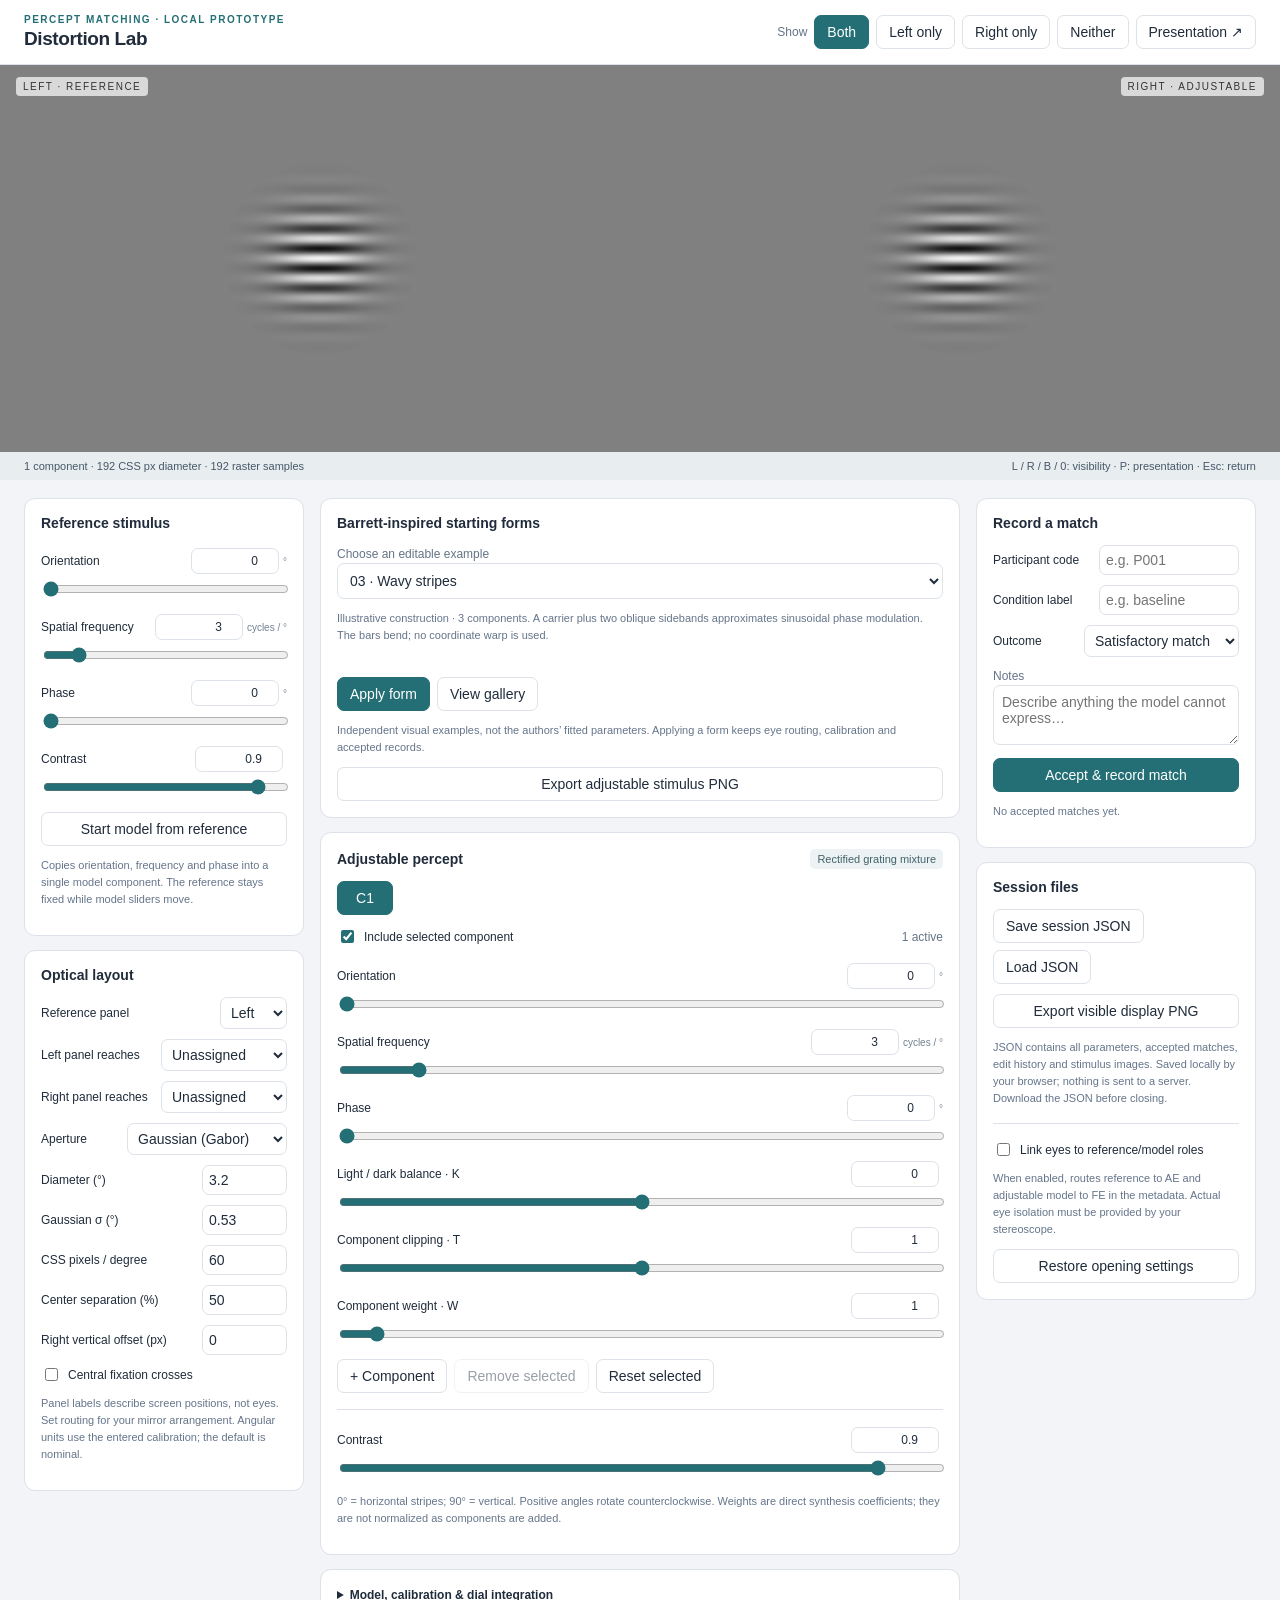
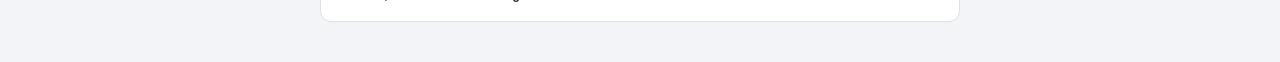
<file: existing-prototype/distortion-lab-presets.html>
<!doctype html>
<html lang="en">
<head>
<meta charset="utf-8"><meta name="viewport" content="width=device-width,initial-scale=1">
<title>Distortion Lab — Barrett-inspired form explorations</title>
<style>
:root{font-family:Inter,ui-sans-serif,-apple-system,BlinkMacSystemFont,"Segoe UI",sans-serif;color:#202c3b;background:#f2f4f7;font-size:14px;--accent:#246f75;--line:#dce2e8}*{box-sizing:border-box}body{margin:0}button,input,select,textarea{font:inherit}button,select,input[type=number],input[type=text],textarea{border:1px solid var(--line);border-radius:7px;background:white;color:inherit}button{padding:8px 12px;cursor:pointer}button:hover{border-color:#7c9ea3;background:#f0f7f7}button.active,button.primary{color:white;background:var(--accent);border-color:var(--accent)}button:disabled{opacity:.45;cursor:default}button:focus-visible,input:focus-visible,select:focus-visible,summary:focus-visible{outline:3px solid #67a8d3;outline-offset:2px}header{padding:14px 24px;display:flex;justify-content:space-between;align-items:center;gap:16px;background:white;border-bottom:1px solid var(--line)}h1{font-size:19px;margin:0;letter-spacing:-.4px}.eyebrow{font-size:10px;text-transform:uppercase;letter-spacing:1.5px;color:var(--accent);font-weight:700;margin-bottom:3px}.subtle{color:#647487;font-size:12px;line-height:1.5}.toolbar{display:flex;align-items:center;gap:7px;flex-wrap:wrap}.pill{font-size:11px;padding:4px 7px;background:#edf3f4;border-radius:5px;color:#40616a}.stage-wrap{position:relative;background:rgb(128,128,128)}#stage{width:100%;height:43vh;min-height:300px;display:block}.stage-label{position:absolute;top:12px;font-size:10px;letter-spacing:1.5px;text-transform:uppercase;color:#333;background:#ffffffb3;padding:4px 7px;border-radius:4px;pointer-events:none}#leftLabel{left:16px}#rightLabel{right:16px}.stage-foot{padding:8px 24px;display:flex;justify-content:space-between;gap:12px;background:#e8edf0;font-size:11px;color:#465767}#status{font-weight:500}.workbench{max-width:1480px;margin:auto;padding:18px 24px 26px;display:grid;grid-template-columns:280px minmax(370px,1fr) 280px;gap:16px}.card{background:white;border:1px solid var(--line);border-radius:11px;padding:16px;margin-bottom:14px}.card h2{font-size:14px;margin:0 0 14px}.card h3{font-size:12px;margin:14px 0 8px}.row{display:flex;justify-content:space-between;align-items:center;gap:10px;margin:10px 0}.row label{font-size:12px}.row select{max-width:160px;padding:6px}.row input[type=number]{width:85px;padding:6px}.row input[type=text]{width:140px;padding:6px}.control{margin:17px 0}.control-head{display:flex;align-items:center;justify-content:space-between;font-size:12px;gap:10px;margin-bottom:7px}.control-head input{width:88px;padding:5px;text-align:right}input[type=range]{display:block;width:100%;accent-color:var(--accent);cursor:pointer}.unit{font-size:10px;color:#728092;margin-left:4px}.components{display:flex;gap:6px;flex-wrap:wrap;margin:12px 0}.component{min-width:56px;position:relative}.component.muted{opacity:.55}.component-actions{display:flex;gap:7px;margin:10px 0}.check{display:flex;align-items:center;gap:7px;font-size:12px}.check input{accent-color:var(--accent)}.split{display:grid;grid-template-columns:1fr 1fr;gap:12px}.hint{font-size:11px;line-height:1.55;color:#65758a}.divider{border:0;border-top:1px solid var(--line);margin:16px 0}textarea{padding:8px;width:100%;resize:vertical;min-height:60px}#trialList{max-height:190px;overflow:auto;font-size:11px}.trial{padding:9px 0;border-bottom:1px solid var(--line)}.full{width:100%}details{font-size:12px;line-height:1.6}summary{cursor:pointer;font-weight:600}details p{color:#58697b}details code{font-size:11px;word-break:break-word}a{color:#246f75}#toast{position:fixed;bottom:18px;left:50%;transform:translateX(-50%);background:#172c39;color:white;padding:10px 18px;border-radius:8px;z-index:10;display:none}.present header,.present .workbench,.present .stage-foot,.present .stage-label{display:none}.present #stage{height:100vh;min-height:0}.present .stage-wrap{position:fixed;inset:0}#exitPresentation{display:none;position:fixed;right:12px;bottom:12px;z-index:4;opacity:.35;font-size:11px}.present #exitPresentation{display:block}body.cursor-hidden{cursor:none}body.cursor-hidden #exitPresentation{opacity:0}.warn{color:#8b4c08}#samplingWarning{display:none;padding:9px 24px;background:#fff1d8;font-size:12px}#testResult{white-space:pre-wrap;font-size:11px}.hardware-note{border-left:3px solid #bcd5d5;padding-left:10px}@media(max-width:1100px){.workbench{grid-template-columns:240px 1fr}.session-column{grid-column:1/-1;display:grid;grid-template-columns:1fr 1fr;gap:16px}.session-column .card{margin:0}}@media(max-width:720px){header{padding:12px;align-items:flex-start;flex-direction:column}.workbench{padding:12px;grid-template-columns:1fr}.session-column{grid-template-columns:1fr}.stage-foot{padding:8px 12px}#stage{min-height:270px}.card{margin-bottom:0}}
dialog{border:1px solid #dce2e8;border-radius:14px;max-width:1150px;width:94vw;max-height:92vh;padding:24px;color:#202c3b}dialog::backdrop{background:#162b3b99}.preset-grid{display:grid;grid-template-columns:repeat(auto-fit,minmax(220px,1fr));gap:16px;margin-top:20px}.preset-tile{border:1px solid #dce2e8;border-radius:8px;overflow:hidden;background:#fff}.preset-tile canvas{width:100%;height:auto;display:block}.preset-tile .caption{padding:12px}.preset-tile h3{font-size:14px;margin:0 0 7px}.preset-tile p{font-size:11px;line-height:1.55;margin:8px 0}.preset-tile button{width:100%}#presetSelect{width:100%;padding:8px}#presetNote{min-height:56px}#galleryTitle{margin:0;font-size:20px}</style>
</head>
<body>
<header><div><div class="eyebrow">Percept matching · local prototype</div><h1>Distortion Lab</h1></div><div class="toolbar"><span class="subtle">Show</span><button data-view="both" class="active" title="B">Both</button><button data-view="left" title="L">Left only</button><button data-view="right" title="R">Right only</button><button data-view="blank" title="0">Neither</button><button id="present">Presentation ↗</button></div></header>
<div class="stage-wrap"><canvas id="stage" aria-label="Left and right stimulus display"></canvas><div class="stage-label" id="leftLabel"></div><div class="stage-label" id="rightLabel"></div></div>
<div class="stage-foot"><span id="status">Ready</span><span>L / R / B / 0: visibility · P: presentation · Esc: return</span></div><div id="samplingWarning" role="status"></div>
<main class="workbench">
<section>
<div class="card"><h2>Reference stimulus</h2><div id="referenceControls"></div><button id="copyReference" class="full">Start model from reference</button><p class="hint">Copies orientation, frequency and phase into a single model component. The reference stays fixed while model sliders move.</p></div>
<div class="card"><h2>Optical layout</h2>
<div class="row"><label for="referenceSide">Reference panel</label><select id="referenceSide"><option value="left">Left</option><option value="right">Right</option></select></div>
<div class="row"><label for="leftEye">Left panel reaches</label><select id="leftEye"><option value="unassigned">Unassigned</option><option value="AE">Amblyopic eye</option><option value="FE">Fellow eye</option></select></div>
<div class="row"><label for="rightEye">Right panel reaches</label><select id="rightEye"><option value="unassigned">Unassigned</option><option value="AE">Amblyopic eye</option><option value="FE">Fellow eye</option></select></div>
<div class="row"><label for="aperture">Aperture</label><select id="aperture"><option value="gaussian">Gaussian (Gabor)</option><option value="circle">Hard circular grating</option></select></div>
<div class="row"><label for="diameter">Diameter (°)</label><input id="diameter" type="number" min="0.5" max="10" step="0.1"></div>
<div class="row"><label for="sigma">Gaussian σ (°)</label><input id="sigma" type="number" min="0.05" max="5" step="0.05"></div>
<div class="row"><label for="ppd">CSS pixels / degree</label><input id="ppd" type="number" min="10" max="300" step="1"></div>
<div class="row"><label for="separation">Center separation (%)</label><input id="separation" type="number" min="10" max="80" step="1"></div>
<div class="row"><label for="vertical">Right vertical offset (px)</label><input id="vertical" type="number" min="-200" max="200" step="1"></div>
<label class="check"><input type="checkbox" id="fixation">Central fixation crosses</label>
<p class="hint">Panel labels describe screen positions, not eyes. Set routing for your mirror arrangement. Angular units use the entered calibration; the default is nominal.</p></div>
</section>
<section><div class="card"><h2>Barrett-inspired starting forms</h2><label for="presetSelect" class="subtle">Choose an editable example</label><select id="presetSelect"></select><p id="presetNote" class="hint"></p><div class="toolbar"><button id="applyPreset" class="primary">Apply form</button><button id="openGallery">View gallery</button></div><p class="hint">Independent visual examples, not the authors’ fitted parameters. Applying a form keeps eye routing, calibration and accepted records.</p><button id="exportModelPNG" class="full">Export adjustable stimulus PNG</button></div><div class="card"><div class="row" style="margin-top:0"><h2 style="margin:0">Adjustable percept</h2><span class="pill">Rectified grating mixture</span></div><div class="components" id="components"></div><div class="row"><label class="check"><input id="enabled" type="checkbox">Include selected component</label><span id="weightSummary" class="subtle"></span></div><div id="modelControls"></div><div class="component-actions"><button id="addComponent">+ Component</button><button id="removeComponent">Remove selected</button><button id="resetComponent">Reset selected</button></div><hr class="divider"><div id="outputControls"></div><p class="hint">0° = horizontal stripes; 90° = vertical. Positive angles rotate counterclockwise. Weights are direct synthesis coefficients; they are not normalized as components are added.</p></div>
<div class="card"><details><summary>Model, calibration & dial integration</summary><p>This prototype implements the image-synthesis structure of Olianezhad et al. (2025), Eqs. 1–2: Fᵢ = clip(Gᵢ + Kᵢ, −Tᵢ, Tᵢ), and P = clip(Σ WᵢFᵢ, −1, 1). Gᵢ is a unit sinusoidal carrier. The final clip is explicitly fixed at ±1 in this implementation. K controls light/dark balance; T clips each component. A common aperture and output contrast are applied after synthesis.</p><p>The GUI directly adjusts Wᵢ. It does not implement Eq. 3’s stimulus-convolution weight calculation, the authors’ optimizer, their neural cortical-spread simulation, or a validated replication of their code. Gaussian windowing is an optional extension; the paper used circular grating stimuli. The opening identity matches the reference exactly. The form examples are independent constructions; their parameters were not copied from the authors. This version allows up to 12 components and weights up to 20 for sharp constructions; these are interface ranges, not physiological bounds.</p><p>Display values are encoded grayscale, not calibrated luminance. No gamma correction, optical calibration, timing certification, or participant protocol is supplied. Configure measured CSS pixels per visual degree at a fixed browser zoom, viewing distance, and optical path. Exported records include display geometry, device pixel ratio, settings, and stimulus snapshots. Resize/zoom changes geometry.</p><p><a href="https://pmc.ncbi.nlm.nih.gov/articles/PMC12590119/" target="_blank" rel="noopener">Olianezhad et al. (2025) · source paper</a></p><p class="hardware-note">Future dials can call <code>DistortionLab.setParameter({target:'model', componentId:1, parameter:'orientation', value:45})</code> or <code>DistortionLab.nudgeParameter({target:'model', componentId:1, parameter:'orientation', delta:1})</code>. All mouse changes use the same validated controller. No device connection is attempted.</p><button id="runTests">Run numerical checks</button><pre id="testResult"></pre></details></div>
</section>
<section class="session-column"><div class="card"><h2>Record a match</h2><div class="row"><label for="participant">Participant code</label><input id="participant" type="text" maxlength="64" placeholder="e.g. P001"></div><div class="row"><label for="condition">Condition label</label><input id="condition" type="text" maxlength="120" placeholder="e.g. baseline"></div><div class="row"><label for="outcome">Outcome</label><select id="outcome"><option value="matched">Satisfactory match</option><option value="approximate">Approximate match</option><option value="unmatchable">Cannot match</option><option value="unstable">Percept unstable</option><option value="not-visible">Target not visible</option></select></div><label for="notes" class="subtle">Notes</label><textarea id="notes" maxlength="2000" placeholder="Describe anything the model cannot express…"></textarea><button id="record" class="primary full" style="margin-top:10px">Accept & record match</button><p id="recordCount" class="hint">No accepted matches yet.</p><div id="trialList"></div></div>
<div class="card"><h2>Session files</h2><div class="toolbar"><button id="save">Save session JSON</button><button id="load">Load JSON</button><input id="fileInput" type="file" accept="application/json,.json" hidden></div><button id="exportPNG" class="full" style="margin-top:10px">Export visible display PNG</button><p class="hint">JSON contains all parameters, accepted matches, edit history and stimulus images. Saved locally by your browser; nothing is sent to a server. Download the JSON before closing.</p><hr class="divider"><label class="check"><input id="linked" type="checkbox">Link eyes to reference/model roles</label><p class="hint">When enabled, routes reference to AE and adjustable model to FE in the metadata. Actual eye isolation must be provided by your stereoscope.</p><button id="restore" class="full">Restore opening settings</button></div></section>
</main>
<dialog id="presetGallery" aria-labelledby="galleryTitle"><div class="row"><h2 id="galleryTitle">Barrett-inspired form explorations</h2><button id="closeGallery">Close gallery</button></div><p class="hint">All previews use the same synthesis code as the live display. Circular aperture, diameter 3.2 nominal degrees. These are illustrative image constructions, not measured percepts.</p><button id="exportGallery">Download gallery PNG</button><div class="preset-grid" id="presetGrid"></div></dialog><button id="exitPresentation">Exit presentation · Esc</button><div id="toast" role="status" aria-live="polite"></div>
<script id="math-core">
// Pure, dependency-free synthesis; used by the UI and the numerical checks.
const ModelMath = (()=>{
 const clamp=(v,lo,hi)=>Math.min(hi,Math.max(lo,v));
 function carrier(x,y,p){const a=p.orientation*Math.PI/180;return Math.cos(2*Math.PI*p.frequency*(-x*Math.sin(a)+y*Math.cos(a))+p.phase*Math.PI/180);}
 function component(x,y,p){return clamp(carrier(x,y,p)+p.duty,-p.threshold,p.threshold);}
 function signal(x,y,components){return clamp(components.reduce((sum,p)=>sum+(p.enabled?p.weight*component(x,y,p):0),0),-1,1);}
 function envelope(x,y,geometry){if(x*x+y*y>geometry.diameter**2/4)return 0;return geometry.aperture==='gaussian'?Math.exp(-(x*x+y*y)/(2*geometry.sigma**2)):1;}
 function render(n,geometry,components,contrast){const pixels=new Uint8ClampedArray(n*n*4);for(let j=0;j<n;j++){const y=(.5-(j+.5)/n)*geometry.diameter;for(let i=0;i<n;i++){const x=((i+.5)/n-.5)*geometry.diameter;const v=Math.round(127.5*(1+contrast*envelope(x,y,geometry)*signal(x,y,components)));const k=4*(j*n+i);pixels[k]=pixels[k+1]=pixels[k+2]=v;pixels[k+3]=255;}}return pixels;}
 function tests(){const results=[];const p={orientation:0,frequency:1,phase:0,duty:0,threshold:1,weight:1,enabled:true};const eq=(a,b)=>Math.abs(a-b)<1e-9;function check(name,ok){if(!ok)throw Error(name);results.push('PASS '+name);}
 check('Horizontal carrier varies along y',eq(carrier(0,0,p),1)&&eq(carrier(.25,0,p),1)&&eq(carrier(0,.25,p),0));
 check('Vertical carrier varies along x',eq(carrier(.25,0,{...p,orientation:90}),0));
 check('Phase uses degrees',eq(carrier(0,0,{...p,phase:180}),-1));
 check('Duty offset precedes symmetric clipping',eq(component(0,0,{...p,duty:-.5,threshold:.25}),.25));
 check('Zero component threshold produces zero',eq(component(0,0,{...p,threshold:0}),0));
 check('Mixture clips after summation',eq(signal(0,0,[{...p,weight:.8},{...p,weight:.8}]),1));
 check('Weights are not normalized',eq(signal(0,0,[{...p,weight:.2},{...p,weight:.3}]),.5));
 check('Disabled components contribute nothing',eq(signal(0,0,[{...p,enabled:false}]),0));
 check('Gaussian sigma is in degrees',eq(envelope(1,0,{diameter:4,sigma:1,aperture:'gaussian'}),Math.exp(-.5)));
 check('Circular aperture masks outside radius',envelope(3,0,{diameter:4,sigma:1,aperture:'circle'})===0);
 check('Zero contrast yields uniform midgray',render(9,{diameter:3,sigma:.5,aperture:'circle'},[p],0).every((v,i)=>v===(i%4===3?255:128)));
 check('Identity render is deterministic',render(16,{diameter:3.2,sigma:.5,aperture:'gaussian'},[p],1).every((v,i)=>v===render(16,{diameter:3.2,sigma:.5,aperture:'gaussian'},[{...p}],1)[i]));
 return results;}
 return Object.freeze({clamp,carrier,component,signal,envelope,render,tests});
})();
</script>
<script>
(()=>{'use strict';
const PRESETS=[{"id":"identity","index":1,"name":"Undistorted reference","category":"Control","status":"Exact physical identity","note":"One sinusoidal component, without distortion.","provenance":"Independent illustrative construction within the GUI synthesis family; not a participant match or an authors’ fitted parameter set.","reference":{"orientation":90,"frequency":4,"phase":0,"contrast":1},"model":{"contrast":1,"components":[{"id":1,"enabled":true,"orientation":90,"frequency":4,"phase":0,"duty":0,"threshold":1,"weight":1}]},"geometry":{"diameter":3.2,"sigma":0.53,"aperture":"circle"}},{"id":"misorientation","index":2,"name":"Misorientation","category":"Misorientation","status":"Illustrative construction","note":"A uniform 25 degree orientation difference. This demonstrates global misorientation, not a local patch of misoriented stripes.","provenance":"Independent illustrative construction within the GUI synthesis family; not a participant match or an authors’ fitted parameter set.","reference":{"orientation":90,"frequency":4,"phase":0,"contrast":1},"model":{"contrast":1,"components":[{"id":1,"enabled":true,"orientation":65,"frequency":4,"phase":0,"duty":0,"threshold":1,"weight":1}]},"geometry":{"diameter":3.2,"sigma":0.53,"aperture":"circle"}},{"id":"wavy","index":3,"name":"Wavy stripes","category":"Wavy","status":"Illustrative construction","note":"A carrier plus two oblique sidebands approximates sinusoidal phase modulation. The bars bend; no coordinate warp is used.","provenance":"Independent illustrative construction within the GUI synthesis family; not a participant match or an authors’ fitted parameter set.","reference":{"orientation":90,"frequency":3.2,"phase":0,"contrast":1},"model":{"contrast":1,"components":[{"id":1,"enabled":true,"orientation":90,"frequency":3.2,"phase":90,"duty":0,"threshold":1,"weight":6},{"id":2,"enabled":true,"orientation":69.4,"frequency":3.42,"phase":90,"duty":0,"threshold":1,"weight":2},{"id":3,"enabled":true,"orientation":110.6,"frequency":3.42,"phase":270,"duty":0,"threshold":1,"weight":2}]},"geometry":{"diameter":3.2,"sigma":0.53,"aperture":"circle"}},{"id":"stepped","index":4,"name":"Stepped / angular stripes","category":"Angular / zigzag","status":"Approximate form","note":"Eleven components: an oblique carrier and five pairs of Fourier sidebands approximate square-wave phase modulation. Small ringing and rounded corners remain; these are not the published Barrett or Olianezhad parameter values.","provenance":"Independent illustrative construction within the GUI synthesis family; not a participant match or an authors’ fitted parameter set.","reference":{"orientation":0,"frequency":4,"phase":0,"contrast":1},"model":{"contrast":1,"components":[{"id":1,"enabled":true,"orientation":11.3,"frequency":4.08,"phase":0,"duty":0.04,"threshold":1,"weight":10},{"id":2,"enabled":true,"orientation":28.8,"frequency":4.57,"phase":180,"duty":0,"threshold":1,"weight":6.05},{"id":3,"enabled":true,"orientation":171.5,"frequency":4.04,"phase":0,"duty":0,"threshold":1,"weight":6.05},{"id":4,"enabled":true,"orientation":51.3,"frequency":6.4,"phase":180,"duty":0,"threshold":1,"weight":2.02},{"id":5,"enabled":true,"orientation":139.6,"frequency":5.25,"phase":0,"duty":0,"threshold":1,"weight":2.02},{"id":6,"enabled":true,"orientation":62.9,"frequency":8.77,"phase":180,"duty":0,"threshold":1,"weight":1.21},{"id":7,"enabled":true,"orientation":122.8,"frequency":7.38,"phase":0,"duty":0,"threshold":1,"weight":1.21},{"id":8,"enabled":true,"orientation":69.3,"frequency":11.33,"phase":180,"duty":0,"threshold":1,"weight":0.86},{"id":9,"enabled":true,"orientation":114,"frequency":9.85,"phase":0,"duty":0,"threshold":1,"weight":0.86},{"id":10,"enabled":true,"orientation":73.4,"frequency":13.98,"phase":180,"duty":0,"threshold":1,"weight":0.67},{"id":11,"enabled":true,"orientation":108.7,"frequency":12.46,"phase":0,"duty":0,"threshold":1,"weight":0.67}]},"geometry":{"diameter":3.2,"sigma":0.53,"aperture":"circle"}},{"id":"offset","index":5,"name":"Abrupt offset / seam","category":"Abrupt offset","status":"Approximate form","note":"Two nearly aligned clipped gratings create a sharp beat-related seam and phase-like offset. There is residual interference and the seam is not an independently positioned local displacement.","provenance":"Independent illustrative construction within the GUI synthesis family; not a participant match or an authors’ fitted parameter set.","reference":{"orientation":90,"frequency":4,"phase":0,"contrast":1},"model":{"contrast":1,"components":[{"id":1,"enabled":true,"orientation":90,"frequency":4,"phase":0,"duty":0.6,"threshold":0.4,"weight":14},{"id":2,"enabled":true,"orientation":96,"frequency":4,"phase":90,"duty":-0.6,"threshold":0.4,"weight":14}]},"geometry":{"diameter":3.2,"sigma":0.53,"aperture":"circle"}},{"id":"fragmented","index":6,"name":"Fragmented bars","category":"Fragmented","status":"Illustrative construction","note":"A vertical carrier and a lower-frequency horizontal component leave isolated dark bar fragments through clipping and saturation.","provenance":"Independent illustrative construction within the GUI synthesis family; not a participant match or an authors’ fitted parameter set.","reference":{"orientation":90,"frequency":4,"phase":0,"contrast":1},"model":{"contrast":1,"components":[{"id":1,"enabled":true,"orientation":90,"frequency":4,"phase":0,"duty":0.6,"threshold":0.6,"weight":8},{"id":2,"enabled":true,"orientation":0,"frequency":1.3,"phase":0,"duty":0.6,"threshold":0.6,"weight":10}]},"geometry":{"diameter":3.2,"sigma":0.53,"aperture":"circle"}},{"id":"crossed","index":7,"name":"Crossed / added orientation","category":"Orientation intrusion","status":"Illustrative construction","note":"Two differently oriented rectified gratings and a very low-frequency bias component generate crossing bars. This is a related form rather than a separate canonical Barrett category.","provenance":"Independent illustrative construction within the GUI synthesis family; not a participant match or an authors’ fitted parameter set.","reference":{"orientation":0,"frequency":4,"phase":0,"contrast":1},"model":{"contrast":1,"components":[{"id":1,"enabled":true,"orientation":0,"frequency":4,"phase":0,"duty":0.8,"threshold":0.2,"weight":8},{"id":2,"enabled":true,"orientation":135,"frequency":2,"phase":0,"duty":0.8,"threshold":0.2,"weight":8},{"id":3,"enabled":true,"orientation":0,"frequency":0.1,"phase":180,"duty":-1,"threshold":2,"weight":0.8}]},"geometry":{"diameter":3.2,"sigma":0.53,"aperture":"circle"}},{"id":"hole","index":8,"name":"Central white hole","category":"Scotomatous-like","status":"Illustrative construction","note":"Two low-frequency components saturate a rounded central region to white while a higher-frequency vertical carrier remains at the periphery. This is an image analogue of a reported gap, not a simulated or diagnosed visual scotoma.","provenance":"Independent illustrative construction within the GUI synthesis family; not a participant match or an authors’ fitted parameter set.","reference":{"orientation":90,"frequency":4,"phase":0,"contrast":1},"model":{"contrast":1,"components":[{"id":1,"enabled":true,"orientation":90,"frequency":4,"phase":0,"duty":0,"threshold":1,"weight":6},{"id":2,"enabled":true,"orientation":90,"frequency":0.3,"phase":0,"duty":0.05,"threshold":1.3,"weight":4},{"id":3,"enabled":true,"orientation":0,"frequency":0.3,"phase":0,"duty":0.05,"threshold":1.3,"weight":4}]},"geometry":{"diameter":3.2,"sigma":0.53,"aperture":"circle"}},{"id":"band-gap","index":9,"name":"Broad missing band","category":"Scotomatous-like","status":"Illustrative construction","note":"A low-frequency horizontal component and a vertical carrier create a broad white band. The edges taper because they arise from summed signals rather than a painted mask.","provenance":"Independent illustrative construction within the GUI synthesis family; not a participant match or an authors’ fitted parameter set.","reference":{"orientation":90,"frequency":4,"phase":0,"contrast":1},"model":{"contrast":1,"components":[{"id":1,"enabled":true,"orientation":90,"frequency":4,"phase":0,"duty":0.4,"threshold":0.6,"weight":6},{"id":2,"enabled":true,"orientation":0,"frequency":0.4,"phase":0,"duty":0.4,"threshold":1.4,"weight":4.5}]},"geometry":{"diameter":3.2,"sigma":0.53,"aperture":"circle"}},{"id":"three-branch","index":10,"name":"Three-branch white gap","category":"Scotomatous-like","status":"Partial approximation","note":"Three low-frequency components with alternating phases create a connected three-branch white gap over one carrier. This does not reproduce the different surviving stripe orientations in the published Y-shaped example.","provenance":"Independent illustrative construction within the GUI synthesis family; not a participant match or an authors’ fitted parameter set.","reference":{"orientation":90,"frequency":4,"phase":0,"contrast":1},"model":{"contrast":1,"components":[{"id":1,"enabled":true,"orientation":90,"frequency":4,"phase":0,"duty":0.2,"threshold":1,"weight":6},{"id":2,"enabled":true,"orientation":0,"frequency":0.4,"phase":270,"duty":0.5,"threshold":2,"weight":4},{"id":3,"enabled":true,"orientation":60,"frequency":0.4,"phase":90,"duty":0.5,"threshold":2,"weight":4},{"id":4,"enabled":true,"orientation":120,"frequency":0.4,"phase":270,"duty":0.5,"threshold":2,"weight":4}]},"geometry":{"diameter":3.2,"sigma":0.53,"aperture":"circle"}}];
let presetOrigin=null;
const VERSION='0.2.0'; const $=id=>document.getElementById(id); const clone=v=>JSON.parse(JSON.stringify(v)); const now=()=>new Date().toISOString();
const spec={orientation:{label:'Orientation',min:0,max:180,step:.1,unit:'°'},frequency:{label:'Spatial frequency',min:.1,max:24,step:.01,unit:'cycles / °'},phase:{label:'Phase',min:0,max:360,step:1,unit:'°'},duty:{label:'Light / dark balance · K',min:-1,max:1,step:.01,unit:''},threshold:{label:'Component clipping · T',min:0,max:2,step:.01,unit:''},weight:{label:'Component weight · W',min:0,max:20,step:.01,unit:''},contrast:{label:'Contrast',min:0,max:1,step:.01,unit:''}};
const baseComponent=id=>({id,enabled:true,orientation:0,frequency:3,phase:0,duty:0,threshold:1,weight:1});
const initial=()=>({schema:'distortion-lab/1',version:VERSION,reference:{orientation:0,frequency:3,phase:0,contrast:.9},model:{components:[baseComponent(1)],contrast:.9},layout:{referenceSide:'left',leftEye:'unassigned',rightEye:'unassigned',linked:false,aperture:'gaussian',diameter:3.2,sigma:.53,ppd:60,separation:50,vertical:0,fixation:false},visibility:'both',selected:1});
let state=initial(),trials=[],history=[],startedAt=now(),sessionId=globalThis.crypto?.randomUUID?.()||String(Date.now()),renderPending=false,renderCounter=0,presentation=false,nextId=2;
let images={reference:null,model:null};let imageCache={};const canvas=$('stage'),ctx=canvas.getContext('2d',{alpha:false});
function toast(msg){$('toast').textContent=msg;$('toast').style.display='block';clearTimeout(toast.timer);toast.timer=setTimeout(()=>$('toast').style.display='none',2400);}
function log(action,payload){history.push({time:now(),elapsedMs:performance.now(),action,...clone(payload)});}
function selected(){return state.model.components.find(c=>c.id===state.selected);}
function numeric(value,min,max){const n=Number(value);if(typeof value==='boolean'||value===null||value===''||!Number.isFinite(n))throw Error('A finite numeric value is required');return ModelMath.clamp(n,min,max);}
function setParameter({target,componentId,parameter,value,source='api'}){if(!(parameter in spec))throw Error('Unknown parameter');if(target!=='reference'&&target!=='model')throw Error('Unknown target');let item;if(target==='reference'){if(!['orientation','frequency','phase','contrast'].includes(parameter))throw Error('Reference parameter unavailable');item=state.reference;}else if(parameter==='contrast'){item=state.model;}else{item=state.model.components.find(c=>c.id===componentId);if(!item)throw Error('Component not found');}const p=spec[parameter];const raw=numeric(value,p.min,p.max);const v=Number((p.min+Math.round((raw-p.min)/p.step)*p.step).toFixed(6));if(item[parameter]===v)return;item[parameter]=v;log('parameter',{target,componentId,parameter,value:v,source});syncSliders();requestRender();}
function nudgeParameter(args){const item=args.target==='reference'?state.reference:args.parameter==='contrast'?state.model:state.model.components.find(c=>c.id===args.componentId);if(!item)throw Error('Component not found');if(!Number.isFinite(Number(args.delta)))throw Error('Invalid delta');setParameter({...args,value:item[args.parameter]+Number(args.delta)});}
const sliderBindings=[];
function makeSlider(container,target,parameter){const p=spec[parameter],root=document.createElement('div');root.className='control';const head=document.createElement('div');head.className='control-head';const label=document.createElement('label');const range=document.createElement('input'),number=document.createElement('input');const id=target+'-'+parameter;range.type='range';range.id=id;range.min=number.min=p.min;range.max=number.max=p.max;range.step=number.step=p.step;number.type='number';number.setAttribute('aria-label',p.label+' numeric value');label.htmlFor=id;label.textContent=p.label;const right=document.createElement('span');right.style.whiteSpace='nowrap';right.append(number);const unit=document.createElement('span');unit.className='unit';unit.textContent=p.unit;right.append(unit);head.append(label,right);root.append(head,range);container.append(root);
const apply=e=>{try{setParameter({target,componentId:state.selected,parameter,value:e.target.value,source:'mouse'});}catch(err){toast(err.message);syncSliders();}};range.addEventListener('input',apply);number.addEventListener('input',e=>{if(e.target.value!==''&&e.target.validity.valid)apply(e);});number.addEventListener('change',apply);sliderBindings.push({range,number,target,parameter});}
['orientation','frequency','phase','contrast'].forEach(p=>makeSlider($('referenceControls'),'reference',p));['orientation','frequency','phase','duty','threshold','weight'].forEach(p=>makeSlider($('modelControls'),'model',p));makeSlider($('outputControls'),'model','contrast');
function syncSliders(){for(const b of sliderBindings){const item=b.target==='reference'?state.reference:b.parameter==='contrast'?state.model:selected();b.range.value=b.number.value=item[b.parameter];}$('enabled').checked=selected().enabled;$('weightSummary').textContent=state.model.components.filter(c=>c.enabled).length+' active';}
function syncComponents(){$('components').replaceChildren();state.model.components.forEach((c,i)=>{const b=document.createElement('button');b.className='component'+(c.id===state.selected?' active':'')+(!c.enabled?' muted':'');b.textContent='C'+(i+1);b.title='Component ID '+c.id;b.setAttribute('aria-pressed',String(c.id===state.selected));b.onclick=()=>{state.selected=c.id;syncComponents();syncSliders();};$('components').append(b);});$('removeComponent').disabled=state.model.components.length===1;$('addComponent').disabled=state.model.components.length>=12;}
function syncLayout(){for(const id of ['referenceSide','leftEye','rightEye','aperture','diameter','sigma','ppd','separation','vertical'])$(id).value=state.layout[id];$('fixation').checked=state.layout.fixation;$('linked').checked=state.layout.linked;$('leftEye').disabled=$('rightEye').disabled=state.layout.linked;$('sigma').disabled=state.layout.aperture!=='gaussian';syncVisibility();}
function syncVisibility(){document.querySelectorAll('[data-view]').forEach(b=>{b.classList.toggle('active',state.visibility===b.dataset.view);b.setAttribute('aria-pressed',String(state.visibility===b.dataset.view));});}
function setVisibility(mode){if(!['both','left','right','blank'].includes(mode))throw Error('Unknown visibility');state.visibility=mode;log('visibility',{mode});syncVisibility();requestRender();}
function eyeRouting(){if(state.layout.linked){state.layout.leftEye=state.layout.referenceSide==='left'?'AE':'FE';state.layout.rightEye=state.layout.referenceSide==='right'?'AE':'FE';}}
function settingsChanged(key,value){state.layout[key]=value;eyeRouting();log('layout',{key,value});syncLayout();requestRender();}
for(const [id,min,max] of [['diameter',.5,10],['sigma',.05,5],['ppd',10,300],['separation',10,80],['vertical',-200,200]])$(id).onchange=e=>{try{settingsChanged(id,numeric(e.target.value,min,max));}catch(err){toast(err.message);syncLayout();}};
for(const id of ['referenceSide','leftEye','rightEye','aperture'])$(id).onchange=e=>settingsChanged(id,e.target.value);
$('fixation').onchange=e=>settingsChanged('fixation',e.target.checked);$('linked').onchange=e=>settingsChanged('linked',e.target.checked);
document.querySelectorAll('[data-view]').forEach(b=>b.onclick=()=>setVisibility(b.dataset.view));
$('enabled').onchange=e=>{selected().enabled=e.target.checked;log('component-enabled',{id:state.selected,value:e.target.checked});syncComponents();syncSliders();requestRender();};
$('addComponent').onclick=()=>{if(state.model.components.length>=12)return;const c={...baseComponent(nextId++),orientation:45,frequency:state.reference.frequency*.75,weight:.25};state.model.components.push(c);state.selected=c.id;log('add-component',{component:c});syncComponents();syncSliders();requestRender();};
$('removeComponent').onclick=()=>{if(state.model.components.length<=1)return;log('remove-component',{id:state.selected});state.model.components=state.model.components.filter(c=>c.id!==state.selected);state.selected=state.model.components[0].id;syncComponents();syncSliders();requestRender();};
$('resetComponent').onclick=()=>{Object.assign(selected(),baseComponent(state.selected));log('reset-component',{id:state.selected});syncSliders();syncComponents();requestRender();};
$('copyReference').onclick=()=>{state.model.components=[{...baseComponent(nextId++),orientation:state.reference.orientation,frequency:state.reference.frequency,phase:state.reference.phase}];state.selected=state.model.components[0].id;state.model.contrast=state.reference.contrast;log('identity-preset',{model:state.model});syncComponents();syncSliders();requestRender();toast('Model now matches the physical reference');};
function getRaster(role,n){const components=role==='reference'?[{...baseComponent(0),...state.reference}]:state.model.components;const contrast=state[role].contrast;const key=JSON.stringify({n,diameter:state.layout.diameter,sigma:state.layout.sigma,aperture:state.layout.aperture,components,contrast});if(imageCache[role]?.key===key)return imageCache[role].canvas;const c=document.createElement('canvas');c.width=c.height=n;c.getContext('2d').putImageData(new ImageData(ModelMath.render(n,state.layout,components,contrast),n,n),0,0);imageCache[role]={key,canvas:c};return c;}
function geometry(){const rect=canvas.getBoundingClientRect(),dpr=window.devicePixelRatio||1;return {cssWidth:rect.width,cssHeight:rect.height,devicePixelRatio:dpr,canvasWidth:Math.round(rect.width*dpr),canvasHeight:Math.round(rect.height*dpr),diameterCssPx:state.layout.diameter*state.layout.ppd,screenWidth:screen.width,screenHeight:screen.height,fullscreen:Boolean(document.fullscreenElement),presentation};}
function render(){renderPending=false;const g=geometry();if(canvas.width!==g.canvasWidth||canvas.height!==g.canvasHeight){canvas.width=g.canvasWidth;canvas.height=g.canvasHeight;}ctx.setTransform(g.devicePixelRatio,0,0,g.devicePixelRatio,0,0);ctx.fillStyle='rgb(128,128,128)';ctx.fillRect(0,0,g.cssWidth,g.cssHeight);const diameter=g.diameterCssPx;const n=Math.max(8,Math.min(2048,Math.ceil(diameter*g.devicePixelRatio)));const centers={left:[g.cssWidth*(.5-state.layout.separation/200),g.cssHeight/2],right:[g.cssWidth*(.5+state.layout.separation/200),g.cssHeight/2+state.layout.vertical]};
for(const side of ['left','right']){const role=state.layout.referenceSide===side?'reference':'model';images[role]=getRaster(role,n);const eye=state.layout[side+'Eye'];$(side+'Label').textContent=side+' · '+(role==='reference'?'reference':'adjustable')+(eye==='unassigned'?'':' · '+eye);if(state.visibility==='both'||state.visibility===side){const [x,y]=centers[side];ctx.drawImage(images[role],x-diameter/2,y-diameter/2,diameter,diameter);if(state.layout.fixation){ctx.strokeStyle='#000';ctx.lineWidth=1;ctx.beginPath();ctx.moveTo(x-5,y);ctx.lineTo(x+5,y);ctx.moveTo(x,y-5);ctx.lineTo(x,y+5);ctx.stroke();}}}
const maxFrequency=Math.max(state.reference.frequency,...state.model.components.filter(c=>c.enabled&&c.weight>0).map(c=>c.frequency));let warnings=[];if(maxFrequency*state.layout.diameter>n/2)warnings.push('Carrier frequency exceeds raster Nyquist limit. Reduce frequency or increase calibrated pixel density.');else if(maxFrequency*state.layout.diameter>n/4)warnings.push('Fewer than four raster samples per carrier cycle; high-frequency detail is poorly sampled.');if(state.model.components.some(c=>c.enabled&&c.threshold<.5))warnings.push('Strong clipping creates harmonics that may alias even when the carrier is sampled.');if(diameter>g.cssHeight||centers.left[0]-diameter/2<0||centers.right[0]+diameter/2>g.cssWidth||centers.right[1]+diameter/2>g.cssHeight||centers.right[1]-diameter/2<0)warnings.push('A stimulus extends beyond the display. Adjust diameter, centers, or presentation size.');if(centers.right[0]-centers.left[0]<diameter)warnings.push('Stimulus panels overlap. Increase center separation or reduce diameter.');$('samplingWarning').style.display=warnings.length?'block':'none';$('samplingWarning').textContent=warnings.join(' ');$('status').textContent=state.model.components.length+' component'+(state.model.components.length===1?'':'s')+' · '+Math.round(diameter)+' CSS px diameter · '+n+' raster samples';renderCounter++;}
function requestRender(){if(!renderPending){renderPending=true;requestAnimationFrame(render);}}
function setPresentation(value){presentation=value;document.body.classList.toggle('present',value);document.body.classList.remove('cursor-hidden');log('presentation',{value});requestRender();}
$('present').onclick=()=>setPresentation(true);$('exitPresentation').onclick=()=>setPresentation(false);let cursorTimer;
document.addEventListener('mousemove',()=>{document.body.classList.remove('cursor-hidden');clearTimeout(cursorTimer);if(presentation)cursorTimer=setTimeout(()=>document.body.classList.add('cursor-hidden'),1800);});
document.addEventListener('keydown',e=>{if(['INPUT','TEXTAREA','SELECT'].includes(e.target.tagName))return;if(e.key==='Escape'){setPresentation(false);return;}const k=e.key.toLowerCase();if({l:'left',r:'right',b:'both','0':'blank'}[k]){e.preventDefault();setVisibility({l:'left',r:'right',b:'both','0':'blank'}[k]);}if(k==='p'){e.preventDefault();setPresentation(!presentation);}});
function stimulusPNGs(){if(renderPending)render();return {reference:images.reference.toDataURL(),model:images.model.toDataURL()};}
function updateTrials(){$('recordCount').textContent=trials.length+' accepted record'+(trials.length===1?'':'s')+' · settings and images retained';$('trialList').replaceChildren();trials.slice(-5).reverse().forEach(t=>{const d=document.createElement('div');d.className='trial';d.textContent='#'+t.index+' · '+t.outcome+' · '+(t.condition||'unlabelled')+' · '+new Date(t.time).toLocaleTimeString();$('trialList').append(d);});}
$('record').onclick=()=>{const t={index:trials.length+1,time:now(),participant:$('participant').value,condition:$('condition').value,outcome:$('outcome').value,notes:$('notes').value,state:clone(state),display:geometry(),stimuli:stimulusPNGs(),historyLength:history.length};trials.push(t);log('accept-match',{index:t.index,outcome:t.outcome});updateTrials();toast('Match '+t.index+' recorded. Save JSON to keep it.');};
function session(){return {schema:'distortion-lab/session/1',version:VERSION,modelImplementation:'Olianezhad Eqs 1-2 synthesis; direct W; output clip ±1; optional post-synthesis Gaussian',source:'https://doi.org/10.1523/JNEUROSCI.1111-25.2025',sessionId,startedAt,exportedAt:now(),presetOrigin,state:clone(state),participant:$('participant').value,condition:$('condition').value,notes:$('notes').value,outcome:$('outcome').value,display:geometry(),currentStimuli:stimulusPNGs(),trials:clone(trials),history:clone(history)};}
function download(name,data,type){const a=document.createElement('a'),url=URL.createObjectURL(new Blob([data],{type}));a.href=url;a.download=name;document.body.append(a);a.click();a.remove();setTimeout(()=>URL.revokeObjectURL(url),1000);}
$('save').onclick=()=>download('distortion-session-'+now().replace(/[:.]/g,'-')+'.json',JSON.stringify(session(),null,2),'application/json');
$('exportPNG').onclick=()=>{if(renderPending)render();canvas.toBlob(blob=>{if(blob)download('distortion-display.png',blob,'image/png');});};
function validateState(s){if(!s||s.schema!=='distortion-lab/1')throw Error('Unsupported settings schema');const fresh=initial();const num=(v,p)=>{if(typeof v!=='number'||!Number.isFinite(v)||v<p.min||v>p.max)throw Error('Out-of-range numeric parameter');return v;};for(const k of ['orientation','frequency','phase','contrast'])fresh.reference[k]=num(s.reference?.[k],spec[k]);fresh.model.contrast=num(s.model?.contrast,spec.contrast);const cs=s.model?.components;if(!Array.isArray(cs)||cs.length<1||cs.length>12)throw Error('Expected 1–12 components');const ids=new Set();fresh.model.components=cs.map(c=>{if(!Number.isSafeInteger(c.id)||c.id<1||ids.has(c.id)||typeof c.enabled!=='boolean')throw Error('Invalid component identity');ids.add(c.id);const p=baseComponent(c.id);p.enabled=c.enabled;for(const k of ['orientation','frequency','phase','duty','threshold','weight'])p[k]=num(c[k],spec[k]);return p;});
const l=s.layout||{};for(const [key,values] of [['referenceSide',['left','right']],['leftEye',['AE','FE','unassigned']],['rightEye',['AE','FE','unassigned']],['aperture',['gaussian','circle']]]){if(!values.includes(l[key]))throw Error('Invalid layout choice');fresh.layout[key]=l[key];}for(const [key,min,max] of [['diameter',.5,10],['sigma',.05,5],['ppd',10,300],['separation',10,80],['vertical',-200,200]])fresh.layout[key]=num(l[key],{min,max});for(const key of ['linked','fixation']){if(typeof l[key]!=='boolean')throw Error('Invalid layout flag');fresh.layout[key]=l[key];}if(!['both','left','right','blank'].includes(s.visibility))throw Error('Invalid visibility');fresh.visibility=s.visibility;if(!ids.has(s.selected))throw Error('Selected component does not exist');fresh.selected=s.selected;return fresh;}
function loadSession(data){if(data?.schema!=='distortion-lab/session/1')throw Error('Unsupported session file');const checked=validateState(data.state);if(!Array.isArray(data.trials)||!Array.isArray(data.history))throw Error('Invalid session records');if(data.trials.length>10000||data.history.length>1000000)throw Error('Session too large');data.trials.forEach(t=>{validateState(t.state);if(!Number.isInteger(t.index)||typeof t.time!=='string'||typeof t.outcome!=='string')throw Error('Invalid trial');});if(trials.length&&!confirm('Replace the current '+trials.length+' accepted records? Save JSON first if you need them.'))return false;state=checked;presetOrigin=typeof data.presetOrigin==='string'?data.presetOrigin:null;if(PRESETS.some(p=>p.id===presetOrigin)){$('presetSelect').value=presetOrigin;describePreset();}trials=clone(data.trials);history=clone(data.history);startedAt=typeof data.startedAt==='string'?data.startedAt:now();sessionId=typeof data.sessionId==='string'?data.sessionId:sessionId;nextId=Math.max(...state.model.components.map(c=>c.id))+1;for(const k of ['participant','condition','notes'])$(k).value=typeof data[k]==='string'?data[k].slice(0,k==='notes'?2000:120):'';if(['matched','approximate','unmatchable','unstable','not-visible'].includes(data.outcome))$('outcome').value=data.outcome;eyeRouting();syncComponents();syncSliders();syncLayout();updateTrials();requestRender();log('session-loaded',{});return true;}
$('load').onclick=()=>$('fileInput').click();$('fileInput').onchange=async e=>{try{const f=e.target.files[0];if(!f)return;if(f.size>50*1024*1024)throw Error('File is larger than 50 MB');if(loadSession(JSON.parse(await f.text())))toast('Session restored');}catch(err){toast('Could not load: '+err.message);}finally{e.target.value='';}};
$('restore').onclick=()=>{if(!confirm('Restore stimulus and layout settings? Accepted records will be kept.'))return;state=initial();presetOrigin=null;nextId=2;log('restore-settings',{});syncComponents();syncSliders();syncLayout();requestRender();};
$('runTests').onclick=()=>{try{const results=ModelMath.tests();const rt=validateState(clone(state));if(JSON.stringify(rt)!==JSON.stringify(state))throw Error('State round trip failed');results.push('PASS Settings schema round trip');let rejected=false;try{validateState({...state,model:{...state.model,contrast:NaN}});}catch{rejected=true;}if(!rejected)throw Error('Invalid values accepted');results.push('PASS Invalid values rejected');$('testResult').textContent=results.join('\n')+'\n'+results.length+' checks passed.';}catch(err){$('testResult').textContent='FAIL '+err.message;}};
function describePreset(){const p=PRESETS.find(p=>p.id===$('presetSelect').value);$('presetNote').textContent=p.status+' · '+p.model.components.length+' component'+(p.model.components.length===1?'':'s')+'. '+p.note;}
for(const p of PRESETS){const o=document.createElement('option');o.value=p.id;o.textContent=String(p.index).padStart(2,'0')+' · '+p.name;$('presetSelect').append(o);}
$('presetSelect').value='wavy';$('presetSelect').onchange=describePreset;describePreset();
function applyPreset(id){const p=PRESETS.find(p=>p.id===id);if(!p)throw Error('Unknown preset');const next=clone(state);next.reference=clone(p.reference);next.model=clone(p.model);Object.assign(next.layout,p.geometry);next.selected=1;state=validateState(next);presetOrigin=id;nextId=Math.max(...state.model.components.map(c=>c.id))+1;log('apply-illustrative-preset',{id,name:p.name,status:p.status,provenance:p.provenance});$('presetSelect').value=id;describePreset();syncComponents();syncSliders();syncLayout();requestRender();toast(p.name+' applied. All components are editable.');}
$('applyPreset').onclick=()=>applyPreset($('presetSelect').value);
function rasterForPreset(p,n){const c=document.createElement('canvas');c.width=c.height=n;c.getContext('2d').putImageData(new ImageData(ModelMath.render(n,p.geometry,p.model.components,p.model.contrast),n,n),0,0);return c;}
let galleryBuilt=false;
$('openGallery').onclick=()=>{if(!galleryBuilt){for(const p of PRESETS){const tile=document.createElement('article');tile.className='preset-tile';tile.append(rasterForPreset(p,300));const text=document.createElement('div');text.className='caption';const h=document.createElement('h3');h.textContent=String(p.index).padStart(2,'0')+' · '+p.name;const status=document.createElement('span');status.className='pill';status.textContent=p.model.components.length+' component'+(p.model.components.length===1?'':'s')+' · '+p.status;const note=document.createElement('p');note.textContent=p.note;const b=document.createElement('button');b.textContent='Use '+p.name;b.onclick=()=>{applyPreset(p.id);$('presetGallery').close();};text.append(h,status,note,b);tile.append(text);$('presetGrid').append(tile);}galleryBuilt=true;}$('presetGallery').showModal();};
$('closeGallery').onclick=()=>$('presetGallery').close();
$('exportModelPNG').onclick=()=>{getRaster('model',512).toBlob(blob=>{if(blob)download('distortion-adjustable-stimulus.png',blob,'image/png');});};
$('exportGallery').onclick=()=>{const c=document.createElement('canvas');c.width=1080;c.height=1660;const ctx=c.getContext('2d');ctx.fillStyle='#f2f4f7';ctx.fillRect(0,0,c.width,c.height);ctx.fillStyle='#202c3b';ctx.font='bold 29px sans-serif';ctx.fillText('Barrett-inspired form explorations',28,42);ctx.font='16px sans-serif';ctx.fillText('Independent constructions using summed, rectified gratings; not validated percept reconstructions.',28,72);for(const [i,p]of PRESETS.entries()){const x=28+(i%3)*350,y=100+Math.floor(i/3)*370;ctx.fillStyle='white';ctx.fillRect(x,y,324,352);ctx.drawImage(rasterForPreset(p,300),x+12,y+12);ctx.fillStyle='#202c3b';ctx.font='bold 15px sans-serif';ctx.fillText(String(p.index).padStart(2,'0')+' · '+p.name,x+12,y+330);ctx.font='12px sans-serif';ctx.fillStyle='#526779';ctx.fillText(p.model.components.length+' component'+(p.model.components.length===1?'':'s')+' · '+p.status,x+12,y+347);}ctx.fillStyle='#526779';ctx.font='14px sans-serif';ctx.fillText('Circular aperture · Same synthesis code as the GUI · Editable parameters saved separately',28,1610);ctx.fillText('White holes are rendered image gaps, not simulated clinical scotomas. Three-branch form is partial.',28,1637);c.toBlob(blob=>{if(blob)download('barrett-inspired-gallery.png',blob,'image/png');});};

window.DistortionLab=Object.freeze({version:VERSION,setParameter,nudgeParameter,setVisibility,applyPreset,listPresets:()=>clone(PRESETS),getState:()=>clone(state),getSession:session,loadSession,validateState,math:ModelMath,getDiagnostics:()=>({renderCounter,presentation,display:geometry(),acceptedMatches:trials.length})});
window.addEventListener('resize',requestRender);new ResizeObserver(requestRender).observe(canvas);syncComponents();syncSliders();syncLayout();requestRender();
})();
</script>
</body></html>
</file>
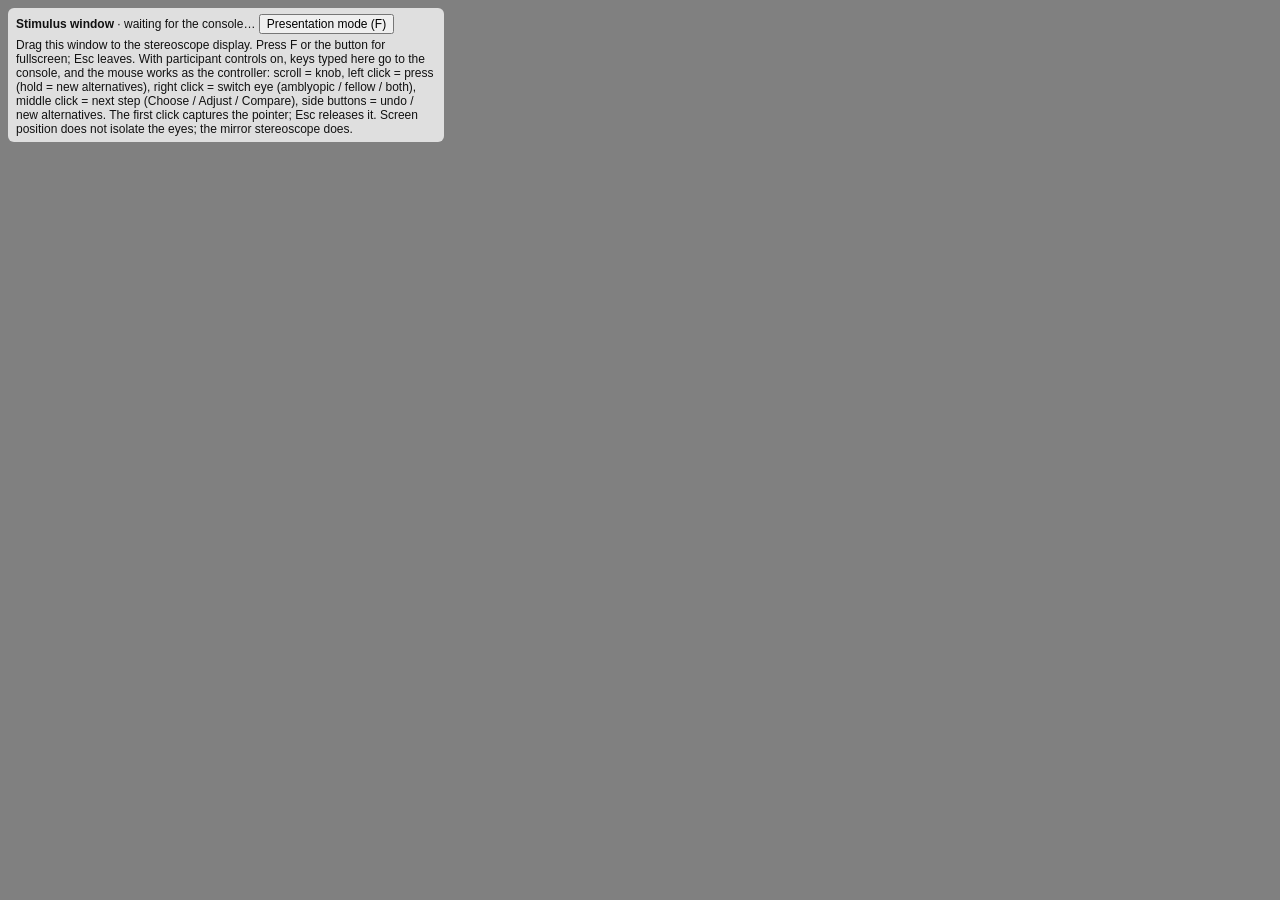
<file: web/stimulus.html>
<!doctype html>
<html lang="en">
<head>
<meta charset="utf-8">
<meta name="viewport" content="width=device-width, initial-scale=1">
<title>Distortion Lab · stimulus</title>
<style>
  html, body { margin: 0; height: 100%; background: rgb(128,128,128); overflow: hidden; }
  canvas { display: block; width: 100vw; height: 100vh; }
  #bar { position: fixed; top: 8px; left: 8px; font: 12px sans-serif; color: #111; background: rgba(255,255,255,.75); padding: 6px 8px; border-radius: 6px; }
  #bar button { font: inherit; }
  body.present #bar { display: none; }
  body.present.hide-cursor { cursor: none; }
</style>
</head>
<body>
<canvas id="stage"></canvas>
<div id="bar">
  <strong>Stimulus window</strong> · <span id="status">waiting for the console…</span>
  <button id="present">Presentation mode (F)</button>
  <div style="max-width:420px;margin-top:4px">Drag this window to the stereoscope display. Press F or the button for fullscreen; Esc leaves. With participant controls on, keys typed here go to the console, and the mouse works as the controller: scroll = knob, left click = press (hold = new alternatives), right click = switch eye (amblyopic / fellow / both), middle click = next step (Choose / Adjust / Compare), side buttons = undo / new alternatives. The first click captures the pointer; Esc releases it. Screen position does not isolate the eyes; the mirror stereoscope does.</div>
</div>
<script src="js/data.js"></script>
<script src="js/core.js"></script>
<script src="js/draw.js"></script>
<script src="js/controller.js"></script>
<script src="js/stimulus.js"></script>
</body>
</html>
</file>
